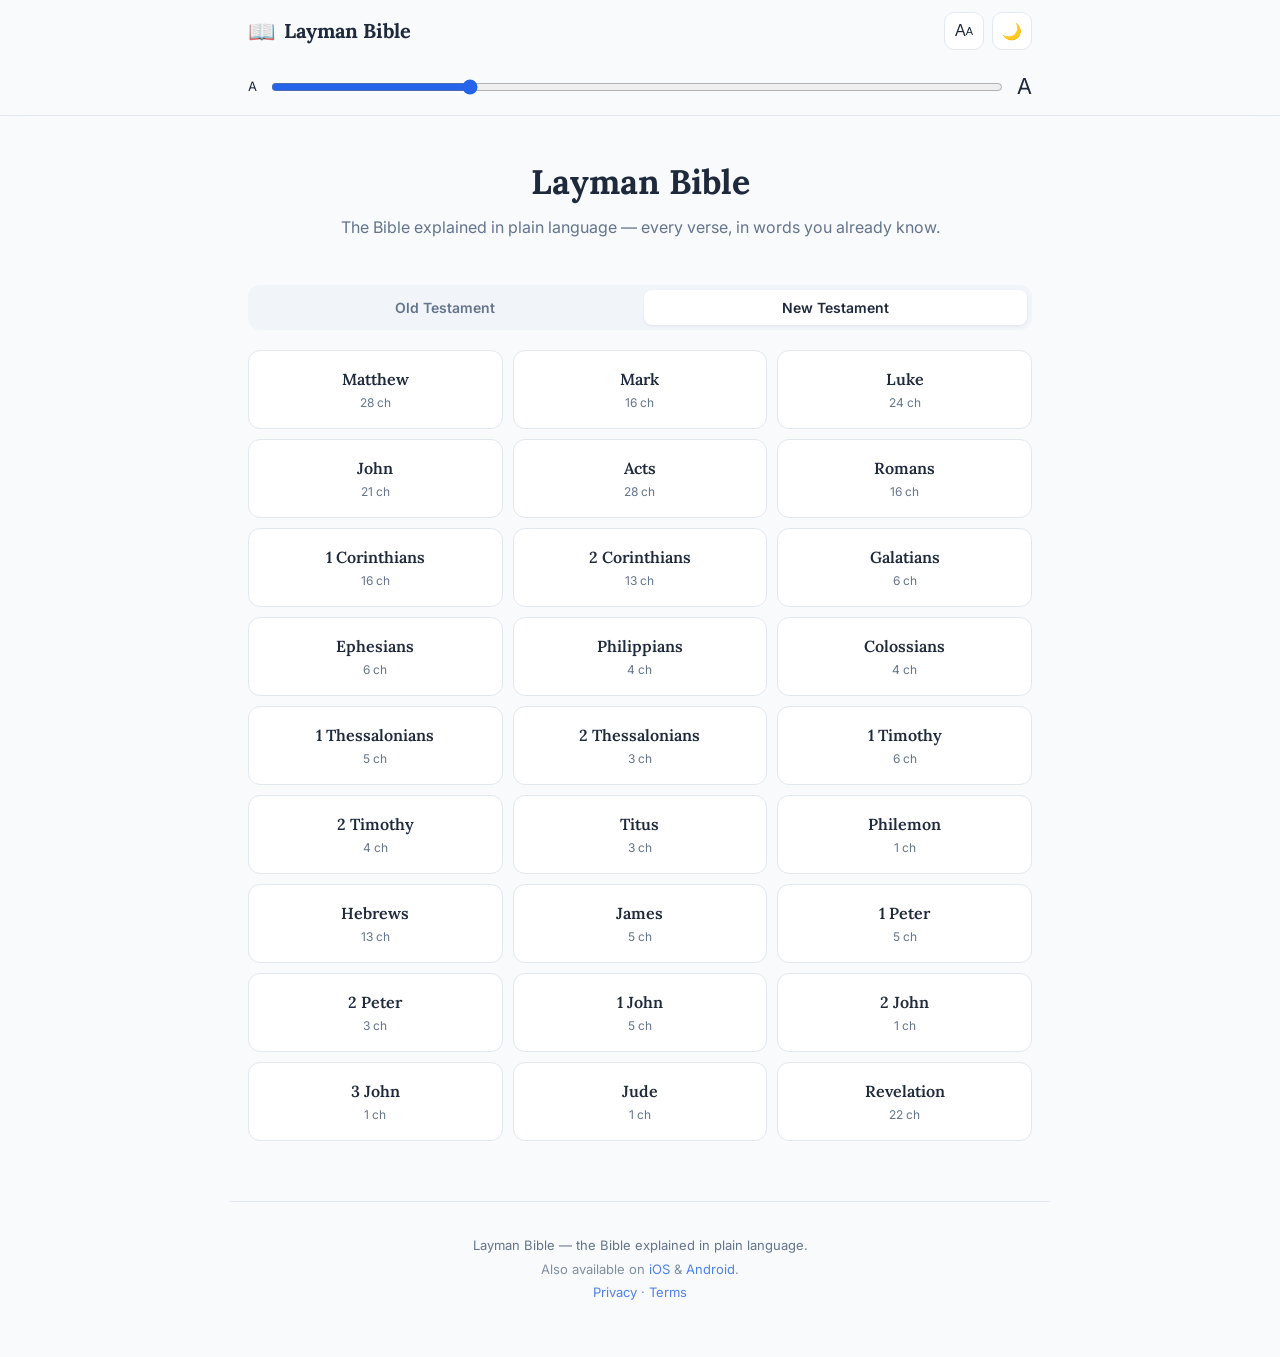
<file: index.html>
<!DOCTYPE html>
<html lang="en">
<head>
<meta charset="UTF-8">
<meta name="viewport" content="width=device-width, initial-scale=1.0">
<title>Layman Bible — The Bible explained in plain language</title>
<meta name="description" content="Read the Bible with simple, plain-language explanations for every verse, chapter context, cultural notes, cross-references, and word studies.">
<!-- Google AdSense (Auto ads) -->
<script async src="https://pagead2.googlesyndication.com/pagead/js/adsbygoogle.js?client=ca-pub-4477350402532704" crossorigin="anonymous"></script>
<link rel="preconnect" href="https://fonts.googleapis.com">
<link rel="preconnect" href="https://fonts.gstatic.com" crossorigin>
<link href="https://fonts.googleapis.com/css2?family=Lora:ital,wght@0,400;0,600;0,700;1,400&family=Inter:wght@400;500;600;700&display=swap" rel="stylesheet">
<link rel="stylesheet" href="css/styles.css">
</head>
<body>
  <header class="topbar">
    <div class="topbar-inner">
      <a href="#/" class="brand">
        <span class="brand-mark">📖</span>
        <span class="brand-name">Layman Bible</span>
      </a>
      <div class="topbar-actions">
        <button id="fontBtn" class="icon-btn" title="Text size" aria-label="Text size">A<span class="small-a">A</span></button>
        <button id="themeBtn" class="icon-btn" title="Toggle dark mode" aria-label="Toggle dark mode">🌙</button>
      </div>
    </div>
    <div id="fontPanel" class="font-panel" hidden>
      <span class="small">A</span>
      <input id="fontSlider" type="range" min="15" max="30" step="1" value="19">
      <span class="big">A</span>
    </div>
  </header>

  <main id="app" class="app"></main>

  <footer class="footer">
    <p>Layman Bible — the Bible explained in plain language.</p>
    <p class="muted">Also available on <a href="#" id="iosLink">iOS</a> &amp; <a href="#" id="androidLink">Android</a>.</p>
    <p class="muted"><a href="privacy.html">Privacy</a> &middot; <a href="terms.html">Terms</a></p>
  </footer>

  <script src="js/app.js"></script>
</body>
</html>
</file>
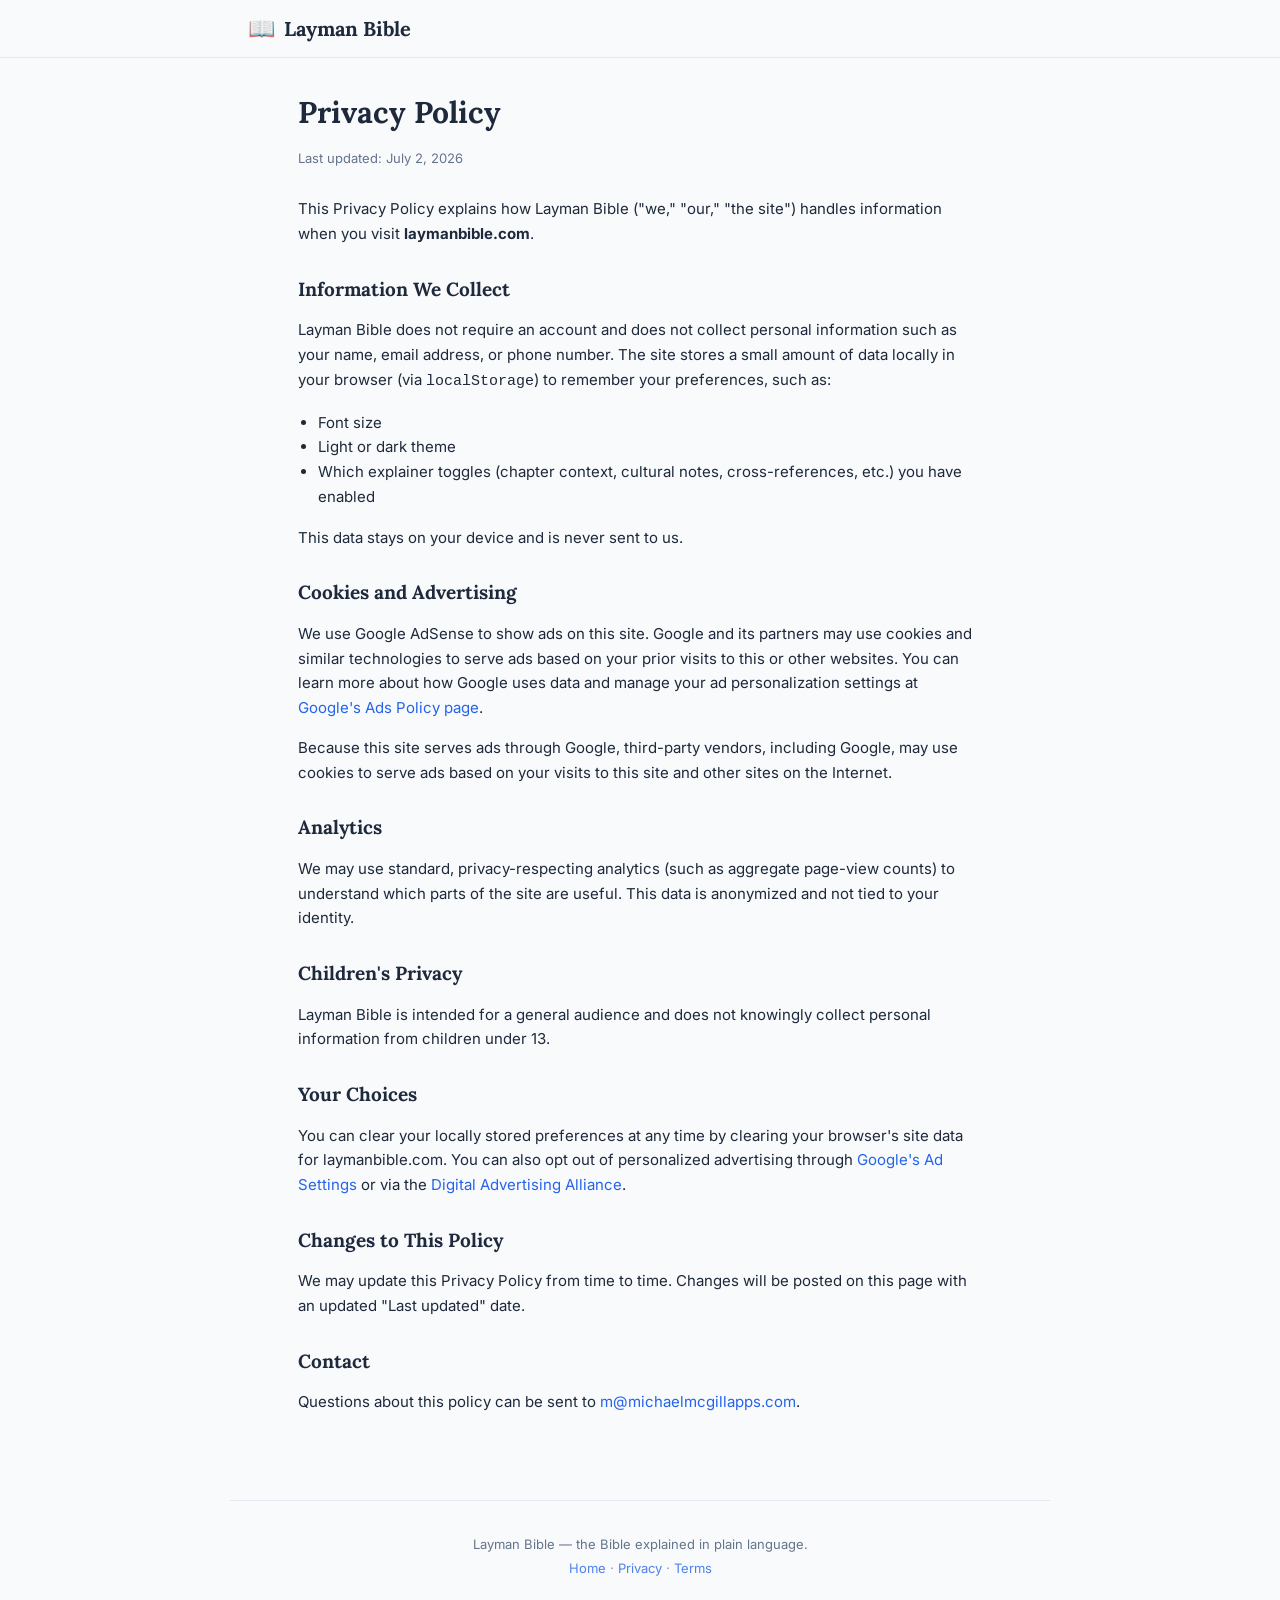
<file: privacy.html>
<!DOCTYPE html>
<html lang="en">
<head>
<meta charset="UTF-8">
<meta name="viewport" content="width=device-width, initial-scale=1.0">
<title>Privacy Policy — Layman Bible</title>
<meta name="description" content="Privacy Policy for Layman Bible — the Bible explained in plain language.">
<link rel="preconnect" href="https://fonts.googleapis.com">
<link rel="preconnect" href="https://fonts.gstatic.com" crossorigin>
<link href="https://fonts.googleapis.com/css2?family=Lora:ital,wght@0,400;0,600;0,700;1,400&family=Inter:wght@400;500;600;700&display=swap" rel="stylesheet">
<link rel="stylesheet" href="css/styles.css">
<style>
  .legal { max-width: 720px; margin: 0 auto; padding: 22px 18px 70px; }
  .legal h1 { font-family: var(--serif); font-size: 30px; margin: 10px 0 4px; }
  .legal .updated { color: var(--text-soft); font-size: 13px; margin-bottom: 28px; }
  .legal h2 { font-family: var(--serif); font-size: 19px; margin: 28px 0 8px; }
  .legal p, .legal li { font-size: 15px; line-height: 1.65; }
  .legal ul { padding-left: 20px; }
  .legal a { word-break: break-word; }
</style>
</head>
<body>
  <header class="topbar">
    <div class="topbar-inner">
      <a href="index.html" class="brand">
        <span class="brand-mark">📖</span>
        <span class="brand-name">Layman Bible</span>
      </a>
    </div>
  </header>

  <main class="legal">
    <h1>Privacy Policy</h1>
    <p class="updated">Last updated: July 2, 2026</p>

    <p>This Privacy Policy explains how Layman Bible ("we," "our," "the site") handles information when you visit <strong>laymanbible.com</strong>.</p>

    <h2>Information We Collect</h2>
    <p>Layman Bible does not require an account and does not collect personal information such as your name, email address, or phone number. The site stores a small amount of data locally in your browser (via <code>localStorage</code>) to remember your preferences, such as:</p>
    <ul>
      <li>Font size</li>
      <li>Light or dark theme</li>
      <li>Which explainer toggles (chapter context, cultural notes, cross-references, etc.) you have enabled</li>
    </ul>
    <p>This data stays on your device and is never sent to us.</p>

    <h2>Cookies and Advertising</h2>
    <p>We use Google AdSense to show ads on this site. Google and its partners may use cookies and similar technologies to serve ads based on your prior visits to this or other websites. You can learn more about how Google uses data and manage your ad personalization settings at <a href="https://policies.google.com/technologies/ads" target="_blank" rel="noopener">Google's Ads Policy page</a>.</p>
    <p>Because this site serves ads through Google, third-party vendors, including Google, may use cookies to serve ads based on your visits to this site and other sites on the Internet.</p>

    <h2>Analytics</h2>
    <p>We may use standard, privacy-respecting analytics (such as aggregate page-view counts) to understand which parts of the site are useful. This data is anonymized and not tied to your identity.</p>

    <h2>Children's Privacy</h2>
    <p>Layman Bible is intended for a general audience and does not knowingly collect personal information from children under 13.</p>

    <h2>Your Choices</h2>
    <p>You can clear your locally stored preferences at any time by clearing your browser's site data for laymanbible.com. You can also opt out of personalized advertising through <a href="https://www.google.com/settings/ads" target="_blank" rel="noopener">Google's Ad Settings</a> or via the <a href="https://www.aboutads.info/choices/" target="_blank" rel="noopener">Digital Advertising Alliance</a>.</p>

    <h2>Changes to This Policy</h2>
    <p>We may update this Privacy Policy from time to time. Changes will be posted on this page with an updated "Last updated" date.</p>

    <h2>Contact</h2>
    <p>Questions about this policy can be sent to <a href="mailto:m@michaelmcgillapps.com">m@michaelmcgillapps.com</a>.</p>
  </main>

  <footer class="footer">
    <p>Layman Bible — the Bible explained in plain language.</p>
    <p class="muted"><a href="index.html">Home</a> &middot; <a href="privacy.html">Privacy</a> &middot; <a href="terms.html">Terms</a></p>
  </footer>
</body>
</html>
</file>
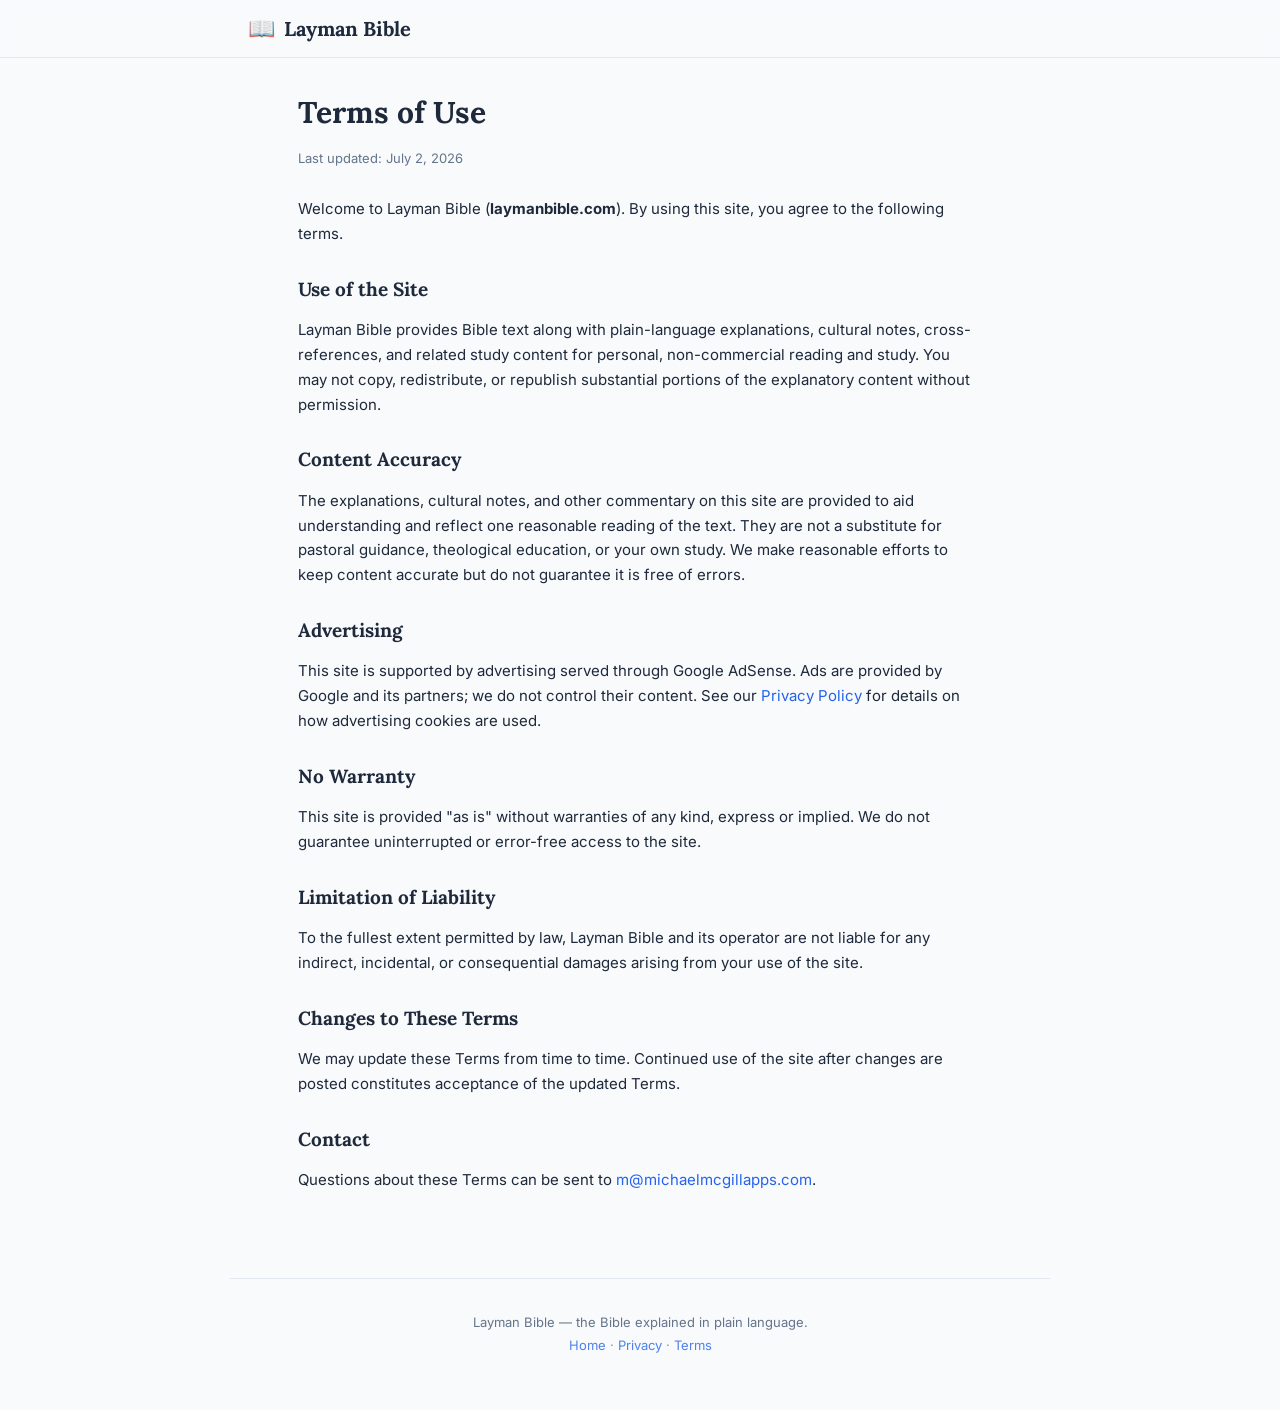
<file: terms.html>
<!DOCTYPE html>
<html lang="en">
<head>
<meta charset="UTF-8">
<meta name="viewport" content="width=device-width, initial-scale=1.0">
<title>Terms of Use — Layman Bible</title>
<meta name="description" content="Terms of Use for Layman Bible — the Bible explained in plain language.">
<link rel="preconnect" href="https://fonts.googleapis.com">
<link rel="preconnect" href="https://fonts.gstatic.com" crossorigin>
<link href="https://fonts.googleapis.com/css2?family=Lora:ital,wght@0,400;0,600;0,700;1,400&family=Inter:wght@400;500;600;700&display=swap" rel="stylesheet">
<link rel="stylesheet" href="css/styles.css">
<style>
  .legal { max-width: 720px; margin: 0 auto; padding: 22px 18px 70px; }
  .legal h1 { font-family: var(--serif); font-size: 30px; margin: 10px 0 4px; }
  .legal .updated { color: var(--text-soft); font-size: 13px; margin-bottom: 28px; }
  .legal h2 { font-family: var(--serif); font-size: 19px; margin: 28px 0 8px; }
  .legal p, .legal li { font-size: 15px; line-height: 1.65; }
  .legal ul { padding-left: 20px; }
  .legal a { word-break: break-word; }
</style>
</head>
<body>
  <header class="topbar">
    <div class="topbar-inner">
      <a href="index.html" class="brand">
        <span class="brand-mark">📖</span>
        <span class="brand-name">Layman Bible</span>
      </a>
    </div>
  </header>

  <main class="legal">
    <h1>Terms of Use</h1>
    <p class="updated">Last updated: July 2, 2026</p>

    <p>Welcome to Layman Bible (<strong>laymanbible.com</strong>). By using this site, you agree to the following terms.</p>

    <h2>Use of the Site</h2>
    <p>Layman Bible provides Bible text along with plain-language explanations, cultural notes, cross-references, and related study content for personal, non-commercial reading and study. You may not copy, redistribute, or republish substantial portions of the explanatory content without permission.</p>

    <h2>Content Accuracy</h2>
    <p>The explanations, cultural notes, and other commentary on this site are provided to aid understanding and reflect one reasonable reading of the text. They are not a substitute for pastoral guidance, theological education, or your own study. We make reasonable efforts to keep content accurate but do not guarantee it is free of errors.</p>

    <h2>Advertising</h2>
    <p>This site is supported by advertising served through Google AdSense. Ads are provided by Google and its partners; we do not control their content. See our <a href="privacy.html">Privacy Policy</a> for details on how advertising cookies are used.</p>

    <h2>No Warranty</h2>
    <p>This site is provided "as is" without warranties of any kind, express or implied. We do not guarantee uninterrupted or error-free access to the site.</p>

    <h2>Limitation of Liability</h2>
    <p>To the fullest extent permitted by law, Layman Bible and its operator are not liable for any indirect, incidental, or consequential damages arising from your use of the site.</p>

    <h2>Changes to These Terms</h2>
    <p>We may update these Terms from time to time. Continued use of the site after changes are posted constitutes acceptance of the updated Terms.</p>

    <h2>Contact</h2>
    <p>Questions about these Terms can be sent to <a href="mailto:m@michaelmcgillapps.com">m@michaelmcgillapps.com</a>.</p>
  </main>

  <footer class="footer">
    <p>Layman Bible — the Bible explained in plain language.</p>
    <p class="muted"><a href="index.html">Home</a> &middot; <a href="privacy.html">Privacy</a> &middot; <a href="terms.html">Terms</a></p>
  </footer>
</body>
</html>
</file>
<file: css/styles.css>
:root {
  --bg: #f8fafc;
  --surface: #ffffff;
  --surface-2: #f1f5f9;
  --text: #1e293b;
  --text-soft: #64748b;
  --border: #e2e8f0;
  --accent: #2563eb;
  --serif: 'Lora', Georgia, serif;
  --sans: 'Inter', system-ui, -apple-system, sans-serif;
  --verse-size: 19px;

  --c-chapter: #10b981;
  --c-verse: #f59e0b;
  --c-cultural: #ec4899;
  --c-cross: #6366f1;
  --c-then: #8b5cf6;
  --c-word: #0ea5e9;
  --c-person: #8b5cf6;
}
[data-theme="dark"] {
  --bg: #0b0f17;
  --surface: #131a24;
  --surface-2: #1c2531;
  --text: #e2e8f0;
  --text-soft: #94a3b8;
  --border: #2a3645;
  --accent: #60a5fa;
}

* { box-sizing: border-box; }
html, body { margin: 0; padding: 0; }
body {
  background: var(--bg);
  color: var(--text);
  font-family: var(--sans);
  line-height: 1.5;
  -webkit-font-smoothing: antialiased;
}
a { color: var(--accent); text-decoration: none; }
a:hover { text-decoration: underline; }

/* Topbar */
.topbar {
  position: sticky; top: 0; z-index: 50;
  background: color-mix(in srgb, var(--bg) 88%, transparent);
  backdrop-filter: blur(10px);
  border-bottom: 1px solid var(--border);
}
.topbar-inner {
  max-width: 820px; margin: 0 auto; padding: 12px 18px;
  display: flex; align-items: center; justify-content: space-between;
}
.brand { display: flex; align-items: center; gap: 9px; color: var(--text); font-weight: 700; font-size: 20px; }
.brand:hover { text-decoration: none; }
.brand-mark { font-size: 22px; }
.brand-name { font-family: var(--serif); }
.topbar-actions { display: flex; gap: 8px; }
.icon-btn {
  background: var(--surface); border: 1px solid var(--border); color: var(--text);
  width: 40px; height: 38px; border-radius: 10px; cursor: pointer; font-size: 16px;
  display: inline-flex; align-items: center; justify-content: center;
}
.icon-btn:hover { background: var(--surface-2); }
.icon-btn .small-a { font-size: 11px; }
.font-panel {
  max-width: 820px; margin: 0 auto; padding: 8px 18px 12px;
  display: flex; align-items: center; gap: 12px;
}
.font-panel .small { font-size: 13px; } .font-panel .big { font-size: 22px; }
.font-panel input { flex: 1; accent-color: var(--accent); }

/* Layout */
.app { max-width: 820px; margin: 0 auto; padding: 22px 18px 60px; }

/* Home */
.hero { text-align: center; padding: 18px 0 26px; }
.hero h1 { font-family: var(--serif); font-size: 34px; margin: 0 0 8px; }
.hero p { color: var(--text-soft); margin: 0; font-size: 16px; }

.testament-tabs { display: flex; gap: 8px; background: var(--surface-2); padding: 5px; border-radius: 12px; margin: 20px 0; }
.testament-tabs button {
  flex: 1; padding: 9px; border: none; border-radius: 8px; cursor: pointer;
  font-family: var(--sans); font-size: 14px; font-weight: 600; color: var(--text-soft); background: transparent;
}
.testament-tabs button.active { background: var(--surface); color: var(--text); box-shadow: 0 1px 3px rgba(0,0,0,.08); }

.book-grid { display: grid; grid-template-columns: repeat(3, 1fr); gap: 10px; }
@media (max-width: 560px) { .book-grid { grid-template-columns: repeat(2, 1fr); } }
.book-card {
  background: var(--surface); border: 1px solid var(--border); border-radius: 12px;
  padding: 16px 12px; text-align: center; cursor: pointer; color: var(--text);
  transition: transform .08s ease, border-color .15s ease;
}
.book-card:hover { transform: translateY(-2px); border-color: var(--accent); text-decoration: none; }
.book-card .bk-name { font-family: var(--serif); font-weight: 600; font-size: 16px; }
.book-card .bk-ch { color: var(--text-soft); font-size: 12px; margin-top: 3px; }

/* Chapter grid */
.crumbs { color: var(--text-soft); font-size: 14px; margin-bottom: 14px; }
.crumbs a { color: var(--text-soft); }
.page-title { font-family: var(--serif); font-size: 28px; margin: 4px 0 18px; }
.chapter-grid { display: grid; grid-template-columns: repeat(auto-fill, minmax(58px, 1fr)); gap: 9px; }
.chapter-cell {
  aspect-ratio: 1; display: flex; align-items: center; justify-content: center;
  background: var(--surface); border: 1px solid var(--border); border-radius: 10px;
  cursor: pointer; font-weight: 600; color: var(--text); font-size: 16px;
}
.chapter-cell:hover { border-color: var(--accent); color: var(--accent); text-decoration: none; }

/* Reading view */
.reader-nav { display: flex; align-items: center; justify-content: space-between; gap: 10px; margin-bottom: 8px; }
.reader-nav .chap-btn {
  background: var(--surface); border: 1px solid var(--border); color: var(--text);
  padding: 8px 14px; border-radius: 9px; cursor: pointer; font-weight: 600; font-size: 14px;
}
.reader-nav .chap-btn:hover:not(:disabled) { border-color: var(--accent); text-decoration:none; }
.reader-nav .chap-btn:disabled { opacity: .35; cursor: default; }
.reader-title { font-family: var(--serif); font-weight: 700; font-size: 18px; text-align: center; }

.toggle-bar { display: flex; flex-wrap: wrap; gap: 7px; margin: 14px 0 6px; }
.toggle-chip {
  border: 1px solid var(--border); background: var(--surface); color: var(--text-soft);
  padding: 6px 12px; border-radius: 999px; cursor: pointer; font-size: 13px; font-weight: 600;
  display: inline-flex; align-items: center; gap: 6px;
}
.toggle-chip .dot { width: 8px; height: 8px; border-radius: 50%; background: currentColor; }
.toggle-chip[data-on="true"] { color: var(--text); border-color: currentColor; }
.toggle-chip.t-all[data-on="true"] { color: var(--accent); }
.toggle-chip.t-chapter[data-on="true"] { color: var(--c-chapter); }
.toggle-chip.t-verse[data-on="true"] { color: var(--c-verse); }
.toggle-chip.t-cultural[data-on="true"] { color: var(--c-cultural); }
.toggle-chip.t-cross[data-on="true"] { color: var(--c-cross); }
.toggle-chip.t-then[data-on="true"] { color: var(--c-then); }

/* Chapter context card */
.context-card {
  border: 1px solid color-mix(in srgb, var(--c-chapter) 35%, var(--border));
  background: color-mix(in srgb, var(--c-chapter) 8%, var(--surface));
  border-radius: 12px; padding: 14px 16px; margin: 12px 0 6px;
}
.context-card h3 { margin: 0 0 8px; font-size: 14px; color: var(--c-chapter); display:flex; align-items:center; gap:7px; }
.context-card p { margin: 0 0 10px; font-size: 15px; }
.context-themes { display: flex; flex-wrap: wrap; gap: 6px; }
.theme-pill { background: color-mix(in srgb, var(--c-chapter) 16%, transparent); color: var(--c-chapter);
  padding: 3px 10px; border-radius: 999px; font-size: 12px; font-weight: 600; }

/* Verses */
.verses { font-family: var(--serif); font-size: var(--verse-size); line-height: 1.75; margin-top: 14px; }
.verse-num { font-weight: 700; font-size: .72em; vertical-align: super; color: var(--text-soft); margin-right: 2px; }
.verse-text { }
.verse-anno { color: var(--c-person); border-bottom: 1px dashed color-mix(in srgb, var(--c-person) 60%, transparent); cursor: pointer; }
.verse-dot { display:inline-block; width: 7px; height: 7px; border-radius:50%; margin: 0 5px; vertical-align: middle; cursor: pointer; }

/* Explainer cards under verses */
.exp-card { font-family: var(--sans); border-radius: 11px; padding: 12px 14px; margin: 9px 0 4px; font-size: 14.5px; line-height: 1.55; border: 1px solid var(--border); background: var(--surface); }
.exp-card .exp-label { font-size: 11px; font-weight: 700; text-transform: uppercase; letter-spacing: .5px; margin-bottom: 5px; display:flex; align-items:center; gap:6px; }
.exp-verse { border-color: color-mix(in srgb, var(--c-verse) 35%, var(--border)); background: color-mix(in srgb, var(--c-verse) 7%, var(--surface)); }
.exp-verse .exp-label { color: var(--c-verse); }
.exp-cultural { border-color: color-mix(in srgb, var(--c-cultural) 35%, var(--border)); background: color-mix(in srgb, var(--c-cultural) 7%, var(--surface)); }
.exp-cultural .exp-label { color: var(--c-cultural); }
.exp-cross { border-color: color-mix(in srgb, var(--c-cross) 35%, var(--border)); background: color-mix(in srgb, var(--c-cross) 7%, var(--surface)); }
.exp-cross .exp-label { color: var(--c-cross); }
.exp-then { border-color: color-mix(in srgb, var(--c-then) 35%, var(--border)); background: color-mix(in srgb, var(--c-then) 7%, var(--surface)); }
.exp-then .exp-label { color: var(--c-then); }
.exp-then .tn-row { margin-top: 6px; }
.exp-then .tn-row b { color: var(--c-then); }
.exp-cross .xref { margin-top: 7px; }
.exp-cross .xref .ref { font-weight: 700; }

/* Word studies */
.wordstudies { margin: 22px 0 6px; }
.wordstudies h3 { font-size: 13px; text-transform: uppercase; letter-spacing:.5px; color: var(--c-word); margin-bottom: 8px; }
.ws-card { border:1px solid color-mix(in srgb, var(--c-word) 30%, var(--border)); background: color-mix(in srgb, var(--c-word) 7%, var(--surface)); border-radius: 11px; padding: 12px 14px; margin-bottom: 9px; }
.ws-card .ws-head { display:flex; align-items:baseline; gap:8px; flex-wrap:wrap; }
.ws-card .ws-greek { font-family: var(--serif); font-size: 18px; font-weight: 700; }
.ws-card .ws-translit { color: var(--text-soft); font-style: italic; font-size: 13px; }
.ws-card .ws-as { font-size: 13px; } .ws-card .ws-as b { color: var(--c-word); }
.ws-card p { margin: 7px 0 0; font-size: 14px; }

/* Modal (person/place) */
.modal-backdrop { position: fixed; inset: 0; background: rgba(0,0,0,.5); display:flex; align-items:center; justify-content:center; padding: 18px; z-index: 100; }
.modal { background: var(--surface); border-radius: 16px; max-width: 480px; width: 100%; max-height: 80vh; overflow-y: auto; padding: 20px 22px; }
.modal h2 { font-family: var(--serif); margin: 0 0 4px; }
.modal .modal-sub { color: var(--text-soft); font-size: 13px; margin-bottom: 14px; }
.modal .modal-label { font-size: 11px; font-weight: 700; text-transform: uppercase; letter-spacing:.5px; color: var(--c-person); margin: 12px 0 4px; }
.modal p { font-size: 14.5px; margin: 0 0 6px; }
.modal-close { float: right; background: var(--surface-2); border: none; width: 30px; height: 30px; border-radius: 50%; cursor: pointer; font-size: 15px; color: var(--text); }

.loading { text-align: center; color: var(--text-soft); padding: 50px 0; }
.spinner { width: 28px; height: 28px; border: 3px solid var(--border); border-top-color: var(--accent); border-radius: 50%; animation: spin .8s linear infinite; margin: 0 auto 12px; }
@keyframes spin { to { transform: rotate(360deg); } }

.footer { max-width: 820px; margin: 0 auto; padding: 30px 18px 50px; text-align: center; color: var(--text-soft); font-size: 13px; border-top: 1px solid var(--border); }
.footer p { margin: 4px 0; } .muted { opacity: .8; }
</file>
